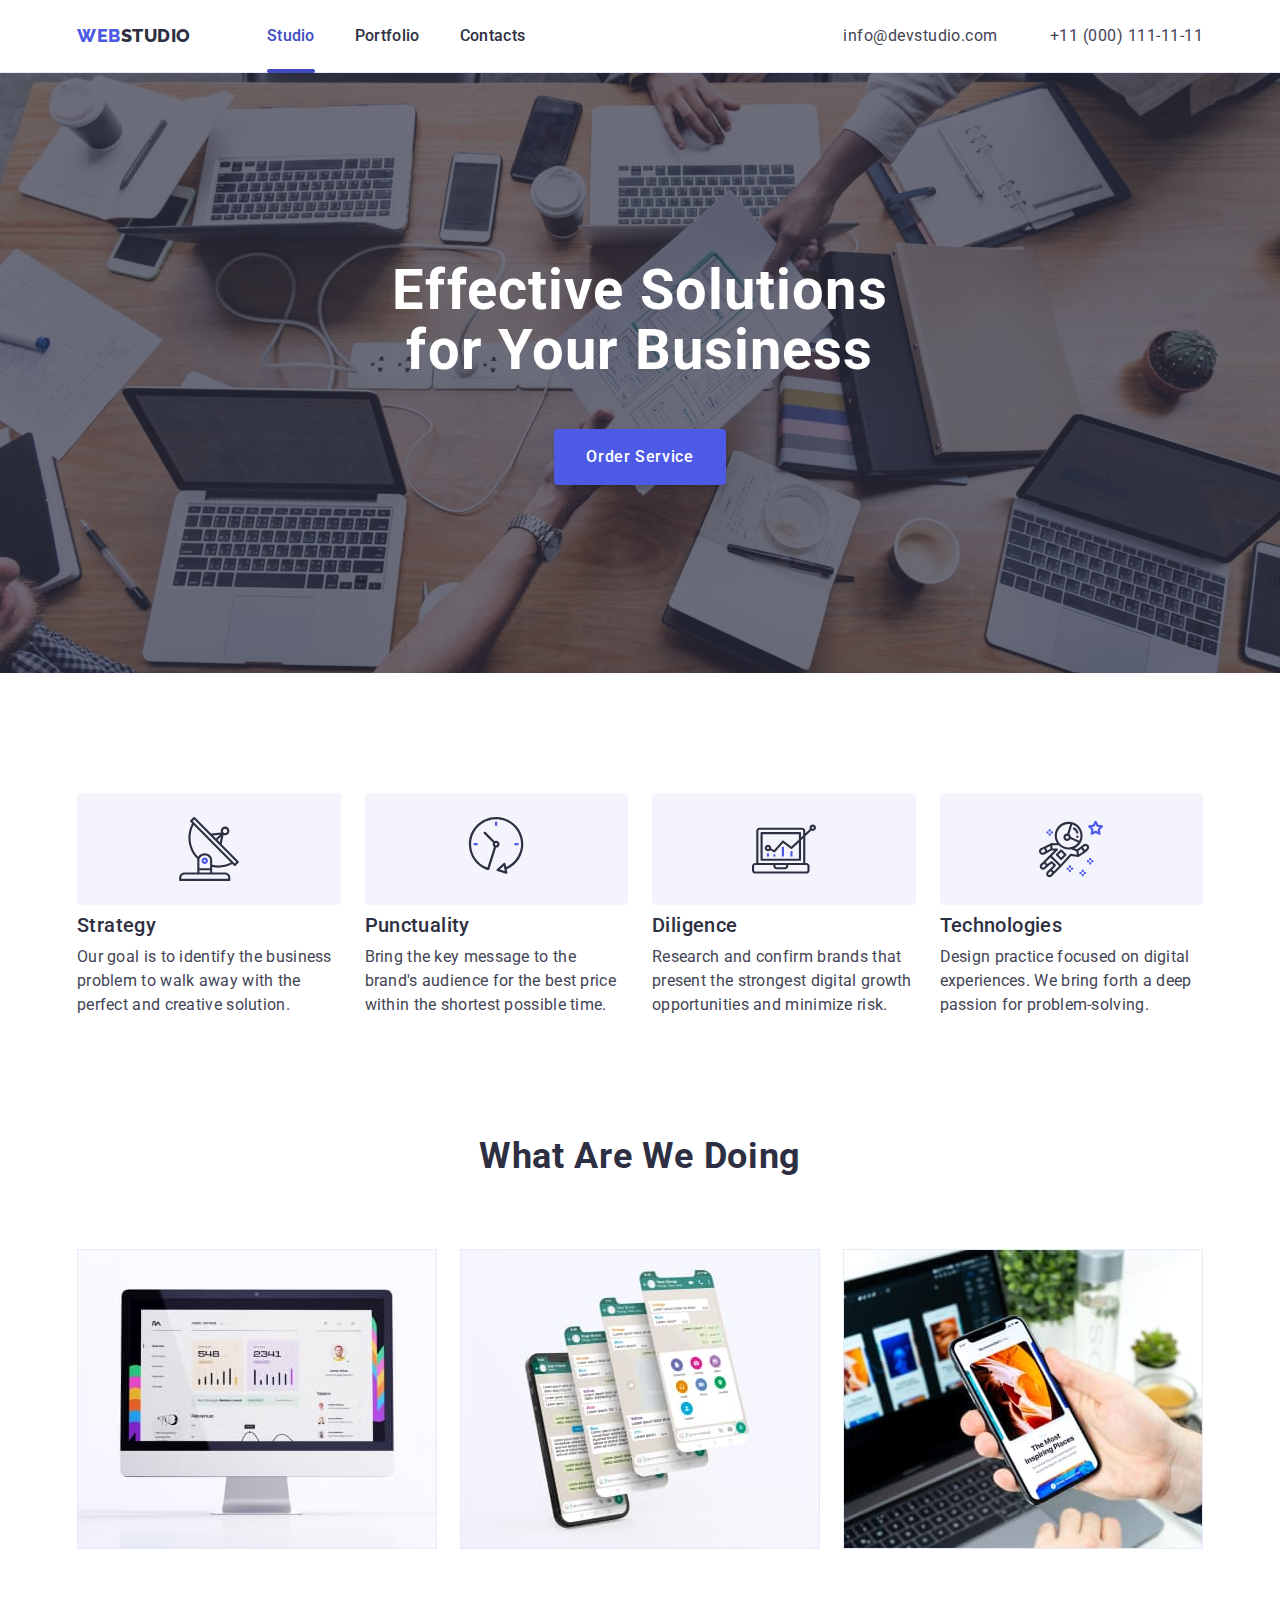
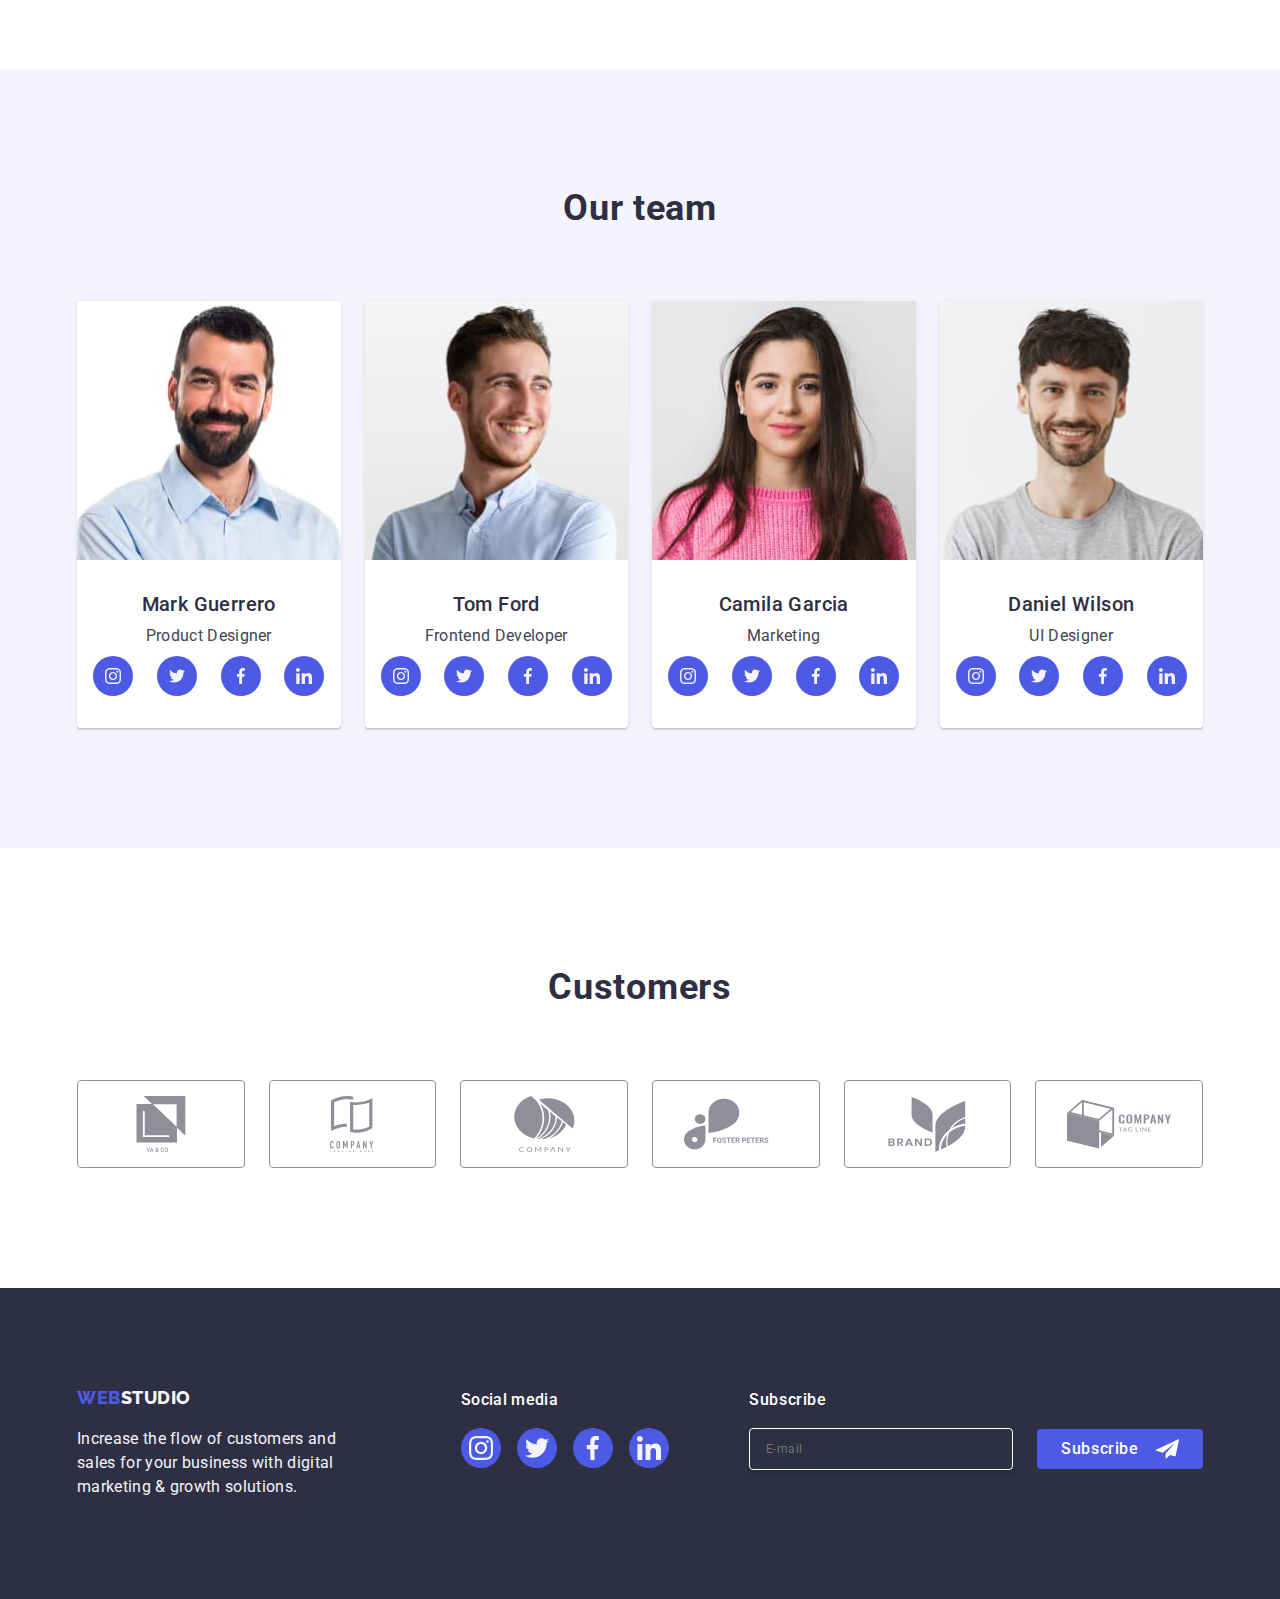
<file: index.html>
<!DOCTYPE html>
    <html lang="en">
    <head>
        <meta charset="UTF-8">
        <meta name="viewport" content="width=device-width, initial-scale=1.0">
        <title>Document</title>
        <link rel="stylesheet" href="https://cdnjs.cloudflare.com/ajax/libs/modern-normalize/2.0.0/modern-normalize.min.css" integrity="sha512-4xo8blKMVCiXpTaLzQSLSw3KFOVPWhm/TRtuPVc4WG6kUgjH6J03IBuG7JZPkcWMxJ5huwaBpOpnwYElP/m6wg==" crossorigin="anonymous" referrerpolicy="no-referrer">
        <link rel="stylesheet" href="./css/normalase.css">
        <link rel="stylesheet" href="./css/styles.css">
        <link rel="preconnect" href="https://fonts.googleapis.com">
    <link rel="preconnect" href="https://fonts.gstatic.com" crossorigin>
    <link href="https://fonts.googleapis.com/css2?family=Raleway:wght@800&family=Roboto:wght@400;500;700;900&display=swap" rel="stylesheet">
    </head>
    <body>
    <header class="headr">
        <div class="container">
            <div class="headr_mobile">
                <a class="logo" href="./index.html"><span class="web">WEB</span>STUDIO</a>
                <button class="open_menu js-open-menu"  type="button"> <svg class="menu_icon" width="32" height="22">
                    <use  href="./images/sprite2.svg#icon-menu"></use>
                </svg></button>
            </div>
            <div class="mobile_navigation js-menu-container">
                <button  class="close_menu js-close-menu" type="button">
                    <svg class="modal_button_close" width="8" height="8">
                        <use href="./images/sprite2.svg#icon-close"></use>
                    </svg>
                </button>
                <ul class="navigation_list_mob">
                    <li class="nav_item_mob"><a class="nav_link_mob act-page-mob" href="./index.html">Studio</a></li>
                    <li class="nav_item_mob"><a class="nav_link_mob" href="./portfolio.html">Portfolio</a></li>
                    <li class="nav_item_mob"><a class="nav_link_mob" href="">Contacts</a></li>
                </ul>
                <ul class="contacts_mob">
                    <li class="contacts_item_mob"> <a class=" mob-tel" href="tel:+110001111111">+11 (000) 111-11-11</a></li>
                    <li class="contacts_item_mob"><a class=" mob-mail" href="mailto:info@devstudio.com">info@devstudio.com</a></li>
                    <li>
                    <ul class="our-team_links_mob">
                        <li>
                            <a class="our-team_link" href="">
                                <svg class="footr_svg" width="16" height="16">
                                    <use href="./images/sprite2.svg#icon-instagram"></use>
                                </svg>
                            </a>
                        </li>
                        <li>
                            <a class="our-team_link" href="">
                                <svg class="footr_svg" width="16" height="16">
                                    <use href="./images/sprite2.svg#icon-twitter"></use>
                                </svg>
                            </a>
                        </li>
                        <li>
                            <a class="our-team_link" href="">
                                <svg class="footr_svg" width="16" height="16">
                                    <use href="./images/sprite2.svg#icon-facebook"></use>
                                </svg>
                            </a>
                        </li>
                        <li>
                            <a class="our-team_link" href="">
                                <svg class="footr_svg" width="16" height="16">
                                    <use href="./images/sprite2.svg#icon-linkedin"></use>
                                </svg>
                            </a>
                        </li>
                    </ul>
                    </li>
                </ul>

            </div>
        <nav class="navigation">
            <a class="logo" href="/index.html"><span class="web">WEB</span>STUDIO</a>
            <ul class="navigation_list" >
                <li class="nav_item"><a class="nav_link act-page" href="./index.html">Studio</a></li>
                <li class="nav_item"><a class="nav_link" href="./portfolio.html">Portfolio</a></li>
                <li class="nav_item"><a class="nav_link" href="">Contacts</a></li>
            </ul>
            <ul class="contacts">
                <li class="contacts_item"><a class="contacts_link" href="mailto:info@devstudio.com">info@devstudio.com</a></li>
                <li class="contacts_item"><a class="contacts_link" href="tel:+110001111111">+11 (000) 111-11-11</a></li>
            </ul>
        </nav>
        </div>
    </header>
    <main>
        <!--Hero-->
        <section class="hero">
            <div class="container">
            <h1 class="hero_title">Effective Solutions for Your Business</h1>
            <button  data-modal-open class="hero_button " type="button">Order Service</button>
            </div>
            <div  data-modal class="backdrop is-hidden ">
                <div class="modal">
                    <button data-modal-close class="modal_button" type="button">
                        <svg  class="modal_button_close"   width="8" height="8">
                            <use href="./images/sprite2.svg#icon-close"></use>
                        </svg>
                    </button>
                    <div class="form_box">
                    <b class="form_title">Leave your contacts and we will call you back</b>
                    <form>
                       <label class="form_label">Name
                        <input class="form_input" type="text" name="nikname">
                        <svg class="form_icon" width="12" height="12">
                            <use href="./images/sprite2.svg#icon-human"></use>
                        </svg>
                       </label>
                    <label class="form_label" >Phone
                        <input class="form_input" type="text" name="nikname">
                        <svg class="form_icon" width="12" height="12">
                            <use href="./images/sprite2.svg#icon-call"></use>
                        </svg>
                    </label>
                    <label class="form_label" >Email
                        <input class="form_input" type="email" name="mail">
                        <svg class="form_icon" width="15" height="12">
                            <use href="./images/sprite2.svg#icon-email"></use>
                        </svg>
                    </label>
                    <label class="form_label" >Comment
                        <textarea class="form_textarea"  name="coments" placeholder="Text input"></textarea>
                        
                    </label>
                     <label class="label_chek" >
                       <input class="chek visually-hidden" type="checkbox">
                       <span class="check-area"></span>
                    I accept the terms and conditions of the  
                        <a href=""  class="chek_link">Privacy Policy</a>
                    </label>
                    <button type="submit" class="form_subm">Send</button>
                    </form>
                    </div>
                </div>

            </div>
        </section>
        <!--our + -->
        <section class="advantage">
            <div class="container">
            <h2 class="visually-hidden">Pluses</h2>
            <ul class="pluses">
                <li class="pluses_item">
                    <div class="pluses_picture">
                        <svg width="64" height="64">
                            <use href="./images/sprite2.svg#icon-plate"></use>
                        </svg>
                    </div>
                    <h3 class="advantage_title">Strategy</h3>
                    <p class="advantage_text" >Our goal is to identify the business
                        problem to walk away with the perfect and creative solution. </p>
                </li>
                <li class="pluses_item">
                    <div class="pluses_picture">
                        <svg width="64" height="64" >
                            <use  href="./images/sprite2.svg#icon-clock"></use>
                        </svg>
                    </div>
                    <h3 class="advantage_title">Punctuality</h3>
                    <p class="advantage_text">Bring the key message to the brand's audience for the best price within the shortest possible time. </p>
                </li>
                <li class="pluses_item">
                    <div class="pluses_picture">
                        <svg width="64" height="64">
                            <use href="./images/sprite2.svg#icon-diagram"></use>
                        </svg>
                    </div>
                    <h3 class="advantage_title">Diligence</h3>
                    <p class="advantage_text">Research and confirm brands that present the strongest digital growth opportunities and minimize risk. </p>
                </li>
                <li class="pluses_item">
                    <div class="pluses_picture">
                        <svg width="64" height="64">
                            <use href="./images/sprite2.svg#icon-astronaut"></use>
                        </svg>
                    </div>
                    <h3 class="advantage_title">Technologies</h3>
                    <p class="advantage_text">Design practice focused on digital experiences. We bring forth a deep passion for problem-solving. </p>
                </li>
            </ul>
            </div>
        </section>
        <!--  what are we doing-->
        <section class="our-job">
            <div class="container">
        <h2 class="our-job_title">What Are We Doing</h2>
        <ul class="our-job_list" >
            <li class="our-job_item"><img 
                srcset="./images/ourjob1@1x.jpg 1x, ./images/ourjob1@2x.jpg 2x" 
                src="./images/ourjob1@1x.jpg "
                alt="monitor"  width="360"></li>
            <li class="our-jo b_item"><img srcset="./images/ourjob2@1x.jpg 1x, ./images/ourjob2@2x.jpg 2x" src="./images/ourjob2@1x.jpg " alt="monitor"
                width="360"></li>
            <li class="our-job_item"><img srcset="./images/ourjob3@1x.jpg 1x, ./images/ourjob3@2x.jpg 2x" src="./images/ourjob3@1x.jpg " alt="monitor"
                width="360"></li>
        </ul>
            </div>
        </section>
    <!-- Our team-->
        <section class="our-team">
            <div class="container">
            <h2 class="our-team_title">Our team</h2>
            <ul class="our-team_list" >
                <li class="our-team_card">
                    <img srcset="./images/impl1@1x.jpg 1x, ./images/impl1@2x.jpg 2x" src="./images/impl1@1x.jpg" alt="man">
                    <h3 class="our-team_titles">Mark Guerrero</h3>
                    <p class="our-team_text">
                        Product Designer
                    </p>
                    <ul class="our-team_links" >
                        <li>
                        <a class="our-team_link" href="">
                            <svg class="footr_svg" width="16" height="16">
                                <use href="./images/sprite2.svg#icon-instagram"></use>
                            </svg>
                        </a>
                        </li>
                        <li>
                        <a class="our-team_link" href="">
                            <svg class="footr_svg" width="16" height="16">
                                <use href="./images/sprite2.svg#icon-twitter"></use>
                            </svg>
                        </a>
                    </li>
                    <li>
                        <a class="our-team_link" href="">
                            <svg class="footr_svg" width="16" height="16">
                                <use href="./images/sprite2.svg#icon-facebook"></use>
                            </svg>
                        </a>
                    </li>
                    <li>
                        <a class="our-team_link" href="">
                            <svg class="footr_svg" width="16" height="16">
                                <use href="./images/sprite2.svg#icon-linkedin"></use>
                            </svg>
                        </a>
                    </li>
                    </ul>
                </li>
                <li class="our-team_card">
                    <img srcset="./images/impl2@1x.jpg 1x, ./images/impl2@2x.jpg 2x" src="./images/impl2@1x.jpg" alt="man">
                    <h3 class="our-team_titles">Tom Ford</h3>
                    <p class="our-team_text">
                        Frontend Developer
                    </p>
                <ul class="our-team_links">
                    <li>
                        <a class="our-team_link" href="">
                            <svg class="footr_svg" width="16" height="16">
                                <use href="./images/sprite2.svg#icon-instagram"></use>
                            </svg>
                        </a>
                    </li>
                    <li>
                        <a class="our-team_link" href="">
                            <svg class="footr_svg" width="16" height="16">
                                <use href="./images/sprite2.svg#icon-twitter"></use>
                            </svg>
                        </a>
                    </li>
                    <li>
                        <a class="our-team_link" href="">
                            <svg class="footr_svg" width="16" height="16">
                                <use href="./images/sprite2.svg#icon-facebook"></use>
                            </svg>
                        </a>
                    </li>
                    <li>
                        <a class="our-team_link" href="">
                            <svg class="footr_svg" width="16" height="16">
                                <use href="./images/sprite2.svg#icon-linkedin"></use>
                            </svg>
                        </a>
                    </li>
                </ul>
                </li>
                <li class="our-team_card">
                    <img  srcset="./images/impl3@1x.jpg 1x, ./images/impl3@2x.jpg 2x" src="./images/impl3@1x.jpg" alt="woman">
                    <h3 class="our-team_titles">Camila Garcia</h3>
                    <p class="our-team_text">
                        Marketing
                    </p>
                <ul class="our-team_links">
                    <li>
                        <a class="our-team_link" href="">
                            <svg class="footr_svg" width="16" height="16">
                                <use href="./images/sprite2.svg#icon-instagram"></use>
                            </svg>
                        </a>
                    </li>
                    <li>
                        <a class="our-team_link" href="">
                            <svg class="footr_svg" width="16" height="16">
                                <use href="./images/sprite2.svg#icon-twitter"></use>
                            </svg>
                        </a>
                    </li>
                    <li>
                        <a class="our-team_link" href="">
                            <svg class="footr_svg" width="16" height="16">
                                <use href="./images/sprite2.svg#icon-facebook"></use>
                            </svg>
                        </a>
                    </li>
                    <li>
                        <a class="our-team_link" href="">
                            <svg class="footr_svg" width="16" height="16">
                                <use href="./images/sprite2.svg#icon-linkedin"></use>
                            </svg>
                        </a>
                    </li>
                </ul>
                </li>
                <li class="our-team_card">
                    <img srcset="./images/impl4@1x.jpg 1x, ./images/impl4@2x.jpg 2x" src="./images/impl4@1x.jpg" alt="man">
                    <h3 class="our-team_titles">Daniel Wilson</h3>
                    <p class="our-team_text">
                        UI Designer
                    </p>
                <ul class="our-team_links">
                    <li>
                        <a class="our-team_link" href="">
                            <svg class="footr_svg" width="16" height="16">
                                <use href="./images/sprite2.svg#icon-instagram"></use>
                            </svg>
                        </a>
                    </li>
                    <li>
                        <a class="our-team_link" href="">
                            <svg class="footr_svg" width="16" height="16">
                                <use href="./images/sprite2.svg#icon-twitter"></use>
                            </svg>
                        </a>
                    </li>
                    <li>
                        <a class="our-team_link" href="">
                            <svg class="footr_svg" width="16" height="16">
                                <use href="./images/sprite2.svg#icon-facebook"></use>
                            </svg>
                        </a>
                    </li>
                    <li>
                        <a class="our-team_link" href="">
                            <svg class="footr_svg"  width="16" height="16">
                                <use href="./images/sprite2.svg#icon-linkedin"></use>
                            </svg>
                        </a>
                    </li>
                </ul>
                </li>
            </ul>
            </div>
        </section>
        <section class="customers">
            <div class="container">
            <h2 class="customers_title">Customers</h2>
            <ul class="customers_list">
                    <li class="customers_item">
                        <a href="" class="customers_link">
                            <svg class="customers_svg" width="104" height="56">
                            <use href="./images/sprite2.svg#icon-1"></use>
                            </svg>
                    </a>
                        
                    </li>
                    <li class="customers_item">
                        <a class="customers_link" href="">
                            <svg class="customers_svg"  width="104" height="56">
                                <use href="./images/sprite2.svg#icon-2"></use>
                            </svg>
                        </a>
                    </li>
                    <li class="customers_item">
                        <a href="" class="customers_link">
                            <svg class="customers_svg" width="104" height="56">
                                <use href="./images/sprite2.svg#icon-3"></use>
                            </svg>
                        </a>
                    </li>
                    <li class="customers_item">
                        <a href="" class="customers_link">
                            <svg class="customers_svg" width="104" height="56">
                                <use href="./images/sprite2.svg#icon-4"></use>
                            </svg>
                        </a>
                    </li>
                    <li class="customers_item">
                        <a href="" class="customers_link">
                            <svg class="customers_svg" width="104" height="56">
                                <use href="./images/sprite2.svg#icon-5"></use>
                            </svg>
                        </a>
                    </li>
                    <li class="customers_item">
                        <a href="" class="customers_link">
                            <svg class="customers_svg" width="104" height="56">
                                <use href="./images/sprite2.svg#icon-6"></use>
                            </svg>
                        </a>
                    </li>
            </ul>
            </div>
        </section>

    </main>
    <footer class="footr">
        <div class="container">
            <div  class="logo_box">
        <a class="logo log_footer" href="./index.html"><span class="web">WEB</span>STUDIO</a>
        <p class="footr_text">
            Increase the flow of customers and sales for your business with digital marketing & growth solutions.
        </p>
            </div>
        <div class="networks">
            <h3 class="networks_title">Social media</h3>
            <ul class="networks_list">
                <li class="networks_item">
                    <a class="our-team_link" href="">
                        <svg class="footr_svg" width="24" height="24">
                            <use href="./images/sprite2.svg#icon-instagram"></use>
                        </svg>
                    </a>
                </li>
                <li class="networks_item">
                    <a class="our-team_link" href="">
                        <svg class="footr_svg" width="24" height="24">
                            <use href="./images/sprite2.svg#icon-twitter"></use>
                        </svg>
                    </a>
                </li>
                <li class="networks_item">
                    <a class="our-team_link" href="">
                        <svg class="footr_svg" width="24" height="24">
                            <use href="./images/sprite2.svg#icon-facebook"></use>
                        </svg>
                    </a>
                </li>
                <li class="networks_item">
                    <a class="our-team_link" href="">
                        <svg class="footr_svg" width="24" height="24">
                            <use href="./images/sprite2.svg#icon-linkedin"></use>
                        </svg>
                    </a>
                </li>
            </ul>
        </div>
        <div class="sub">
            <h3 class="sub_title">Subscribe</h3>
            <form class="sub_form" >
                <label class="sub_label">
                    <input class="sub_input" type="email" name="email" placeholder="E-mail" >
                </label>
                <button class="sub_button" type="submit"> Subscribe <svg class="sub_icon" width="24" height="24">
                    <use   href="./images/sprite2.svg#icon-send"></use>
                </svg></button>
            </form>
            
        </div>
        </div>
    </footer>

    <script src="./js/modal.js"></script>
        <script src="./js/mobile-menu.js"></script>
    </body>
    </html>
</file>
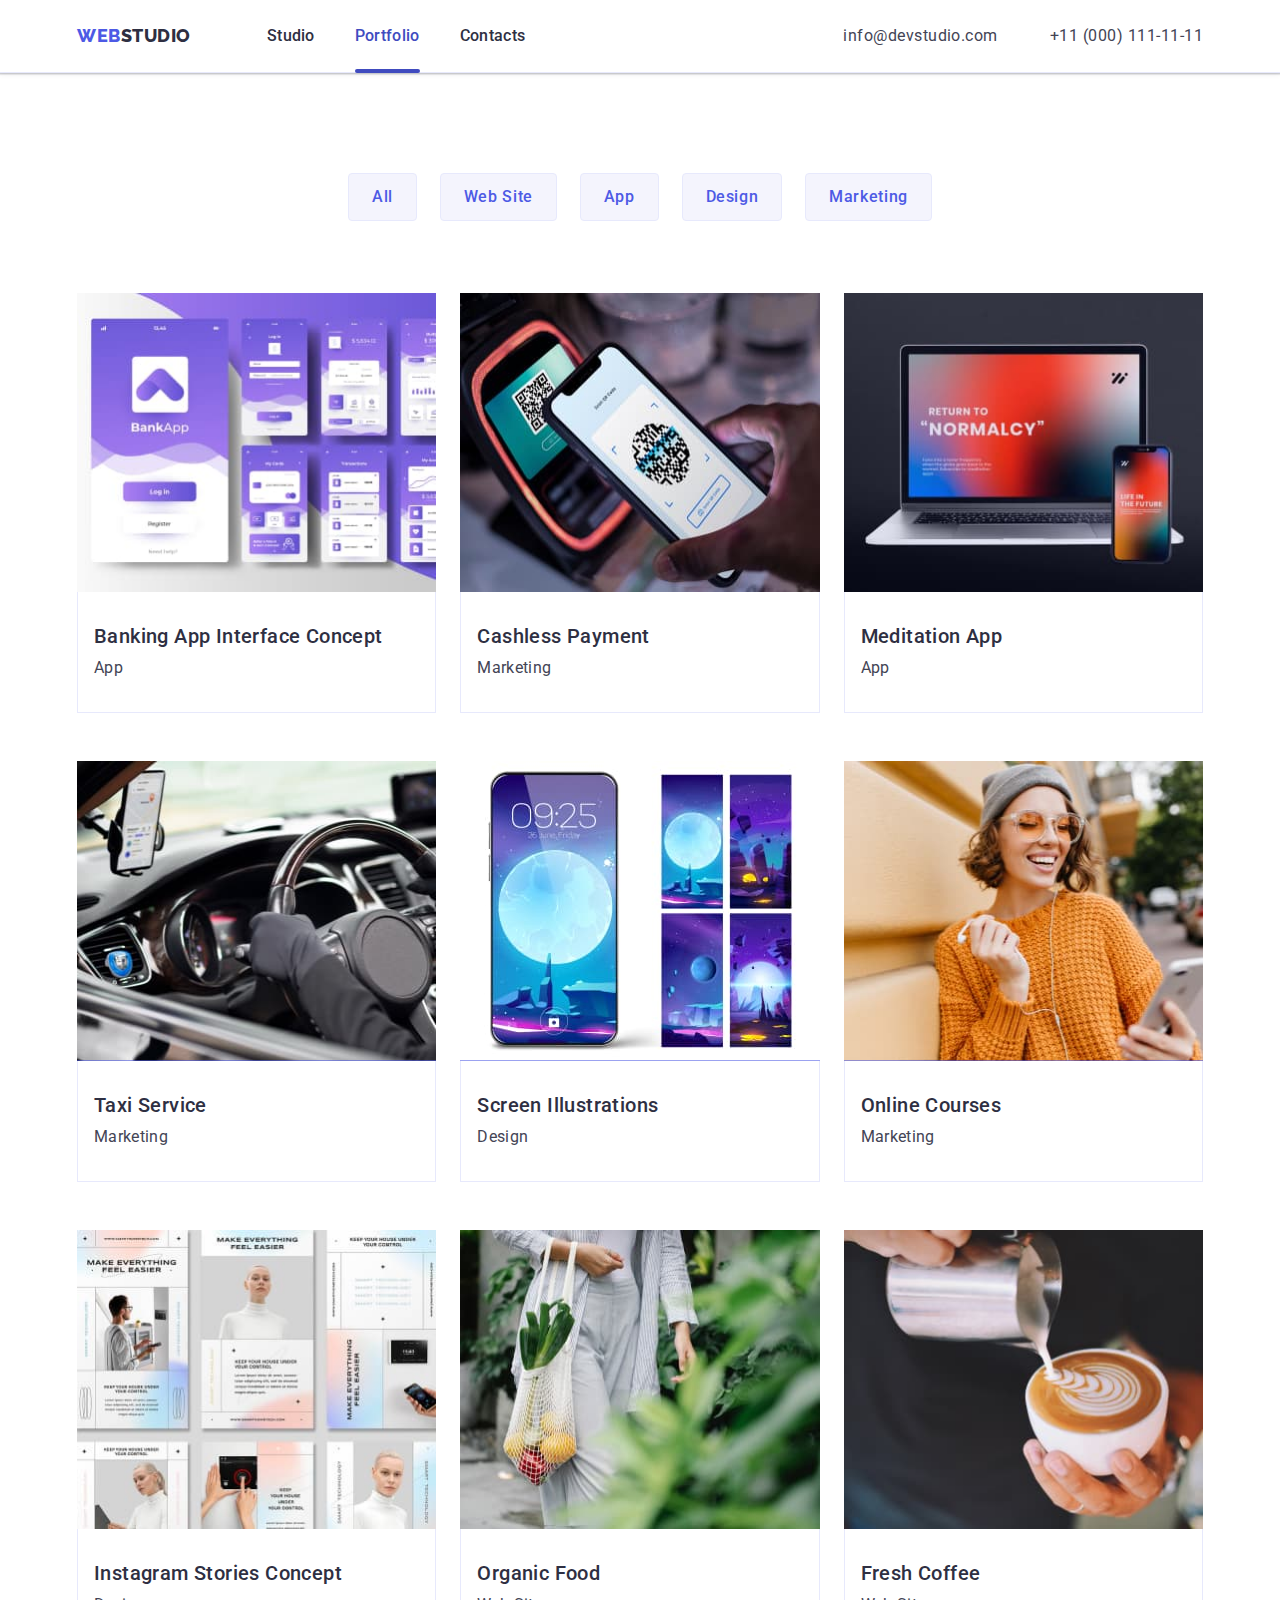
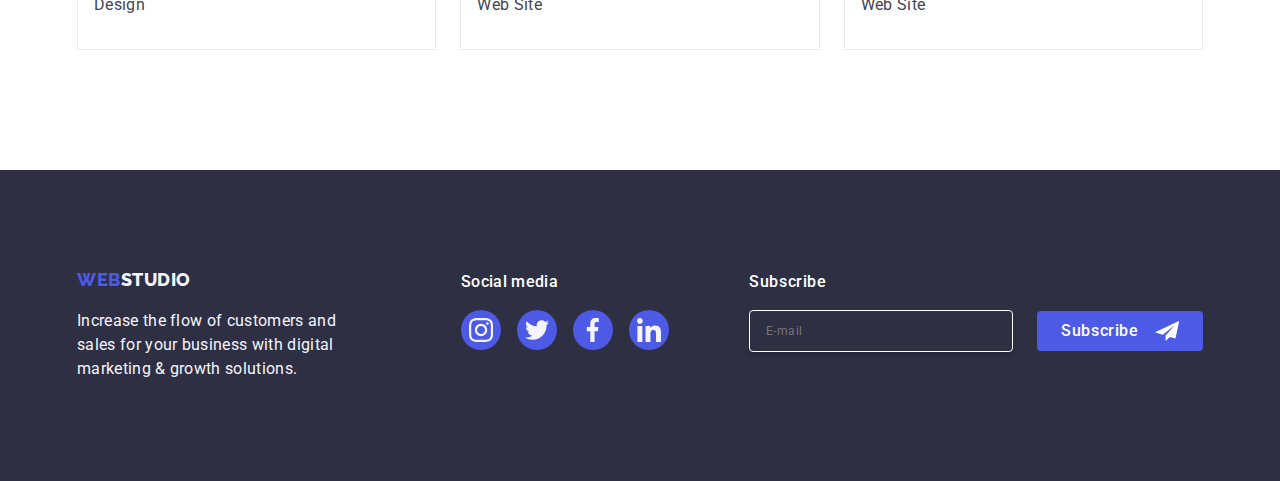
<file: portfolio.html>
<!DOCTYPE html>
<html lang="en">
<head>
    <meta charset="UTF-8">
    <meta name="viewport" content="width=device-width, initial-scale=1.0">
    <title>Document</title>
    <link rel="stylesheet" href="https://cdnjs.cloudflare.com/ajax/libs/modern-normalize/2.0.0/modern-normalize.min.css" integrity="sha512-4xo8blKMVCiXpTaLzQSLSw3KFOVPWhm/TRtuPVc4WG6kUgjH6J03IBuG7JZPkcWMxJ5huwaBpOpnwYElP/m6wg==" crossorigin="anonymous" referrerpolicy="no-referrer">
    <link rel="stylesheet" href="./css/normalase.css">
    <link rel="stylesheet" href="./css/styles.css">
    <link rel="preconnect" href="https://fonts.googleapis.com">
<link rel="preconnect" href="https://fonts.gstatic.com" crossorigin>
<link href="https://fonts.googleapis.com/css2?family=Raleway:wght@800&family=Roboto:wght@400;500;700;900&display=swap" rel="stylesheet">
</head>
<body>
    <header class="headr">
        <div class="container">
            <div class="headr_mobile">
                <a class="logo" href="./index.html"><span class="web">WEB</span>STUDIO</a>
                <button class="open_menu js-open-menu" type="button"> <svg class="menu_icon" width="32" height="22">
                        <use href="./images/sprite2.svg#icon-menu"></use>
                    </svg></button>
            </div>
            <div class="mobile_navigation js-menu-container">
                <button class="close_menu js-close-menu" type="button">
                    <svg class="modal_button_close" width="8" height="8">
                        <use href="./images/sprite2.svg#icon-close"></use>
                    </svg>
                </button>
                <ul class="navigation_list_mob">
                    <li class="nav_item_mob"><a class="nav_link_mob " href="./index.html">Studio</a></li>
                    <li class="nav_item_mob"><a class="nav_link_mob act-page-mob" href="./portfolio.html">Portfolio</a></li>
                    <li class="nav_item_mob"><a class="nav_link_mob" href="">Contacts</a></li>
                </ul>
                <ul class="contacts_mob">
                    <li class="contacts_item_mob"> <a class=" mob-tel" href="tel:+110001111111">+11 (000) 111-11-11</a></li>
                    <li class="contacts_item_mob"><a class=" mob-mail"
                            href="mailto:info@devstudio.com">info@devstudio.com</a></li>
                    <li>
                        <ul class="our-team_links_mob">
                            <li>
                                <a class="our-team_link" href="">
                                    <svg class="footr_svg" width="16" height="16">
                                        <use href="./images/sprite2.svg#icon-instagram"></use>
                                    </svg>
                                </a>
                            </li>
                            <li>
                                <a class="our-team_link" href="">
                                    <svg class="footr_svg" width="16" height="16">
                                        <use href="./images/sprite2.svg#icon-twitter"></use>
                                    </svg>
                                </a>
                            </li>
                            <li>
                                <a class="our-team_link" href="">
                                    <svg class="footr_svg" width="16" height="16">
                                        <use href="./images/sprite2.svg#icon-facebook"></use>
                                    </svg>
                                </a>
                            </li>
                            <li>
                                <a class="our-team_link" href="">
                                    <svg class="footr_svg" width="16" height="16">
                                        <use href="./images/sprite2.svg#icon-linkedin"></use>
                                    </svg>
                                </a>
                            </li>
                        </ul>
                    </li>
                </ul>
    
            </div>
            <nav class="navigation">
                <a class="logo" href="./index.html"><span class="web">WEB</span>STUDIO</a>
                <ul class="navigation_list">
                    <li class="nav_item"><a class="nav_link " href="./index.html">Studio</a></li>
                    <li class="nav_item"><a class="nav_link act-page" href="./portfolio.html">Portfolio</a></li>
                    <li class="nav_item"><a class="nav_link" href="">Contacts</a></li>
                </ul>
                <ul class="contacts">
                    <li class="contacts_item"><a class="contacts_link"
                            href="mailto:info@devstudio.com">info@devstudio.com</a></li>
                    <li class="contacts_item"><a class="contacts_link" href="tel:+110001111111">+11 (000) 111-11-11</a></li>
                </ul>
            </nav>
        </div>
    </header>
    <section class="portf">
        <div class="container">
            <h1 class="visually-hidden">categories</h1>
        <ul class="portf_buttons">
            <li class="portf_buttons-item"><button type="button" class="portf_button">All</button></li>
            <li class="portf_buttons-item"><button type="button" class="portf_button">Web Site</button></li>
            <li class="portf_buttons-item"><button type="button" class="portf_button">App</button></li>
            <li class="portf_buttons-item"><button type="button" class="portf_button">Design</button></li>
            <li class="portf_buttons-item" ><button type="button" class="portf_button">Marketing</button></li>
        </ul>
        <ul class="portf_list">
            <li class="portf_card">
                <div class="overlay_img"><img srcset="./images/portfolio1@1x.jpg 1x, ./images/portfolio1@2x.jpg 2x" src="./images/portfolio1@1x" alt="app" width="360"> <div class="overlay">
                   <p class="overlay_text">14 Stylish and User-Friendly App Design Concepts · Task Manager App · Calorie Tracker App · Exotic Fruit Ecommerce App ·
                        
                    Cloud Storage App</p> 
                </div> </div>
                <div class="card-box"><h2 class="portf_title">Banking App Interface Concept</h2><p class="portf_text">App</p> </div>
                
            </li>
            <li class="portf_card"><div class="overlay_img"><img srcset="./images/portfolio2@1x.jpg 1x, ./images/portfolio2@2x.jpg 2x" src="./images/portfolio2@1x" alt="app" width="360">
                <div class="overlay">
                    <p class="overlay_text">14 Stylish and User-Friendly App Design Concepts · Task Manager App · Calorie Tracker
                        App · Exotic Fruit Ecommerce App ·
            
                        Cloud Storage App</p>
                </div>
            </div>
                <div class="card-box"><h2 class="portf_title">Cashless Payment</h2><p class="portf_text">Marketing</p> </div></li>
            <li class="portf_card"><div class="overlay_img"><img  srcset="./images/portfolio3@1x.jpg 1x, ./images/portfolio3@2x.jpg 2x" src="./images/portfolio3@1x" alt="app" width="360">
                <div class="overlay">
                    <p class="overlay_text">14 Stylish and User-Friendly App Design Concepts · Task Manager App · Calorie Tracker
                        App · Exotic Fruit Ecommerce App ·
            
                        Cloud Storage App</p>
                </div>
            </div>
                <div class="card-box"><h2 class="portf_title">Meditation App</h2><p class="portf_text">App</p> </div></li>
            <li class="portf_card"><div class="overlay_img"><img srcset="./images/portfolio4@1x.jpg 1x, ./images/portfolio4@2x.jpg 2x" src="./images/portfolio4@1x" alt="app" width="360">
                <div class="overlay">
                    <p class="overlay_text">14 Stylish and User-Friendly App Design Concepts · Task Manager App · Calorie Tracker
                        App · Exotic Fruit Ecommerce App ·
            
                        Cloud Storage App</p>
                </div>
            </div>
                 <div class="card-box"><h2 class="portf_title">Taxi Service</h2><p class="portf_text">Marketing</p> </div></li>
            <li class="portf_card"><div class="overlay_img"><img srcset="./images/portfolio5@1x.jpg 1x, ./images/portfolio5@2x.jpg 2x" src="./images/portfolio5@1x" alt="app" width="360">
                <div class="overlay">
                    <p class="overlay_text">14 Stylish and User-Friendly App Design Concepts · Task Manager App · Calorie Tracker
                        App · Exotic Fruit Ecommerce App ·
            
                        Cloud Storage App</p>
                </div>
            </div>
                <div class="card-box"><h2 class="portf_title">Screen Illustrations</h2><p class="portf_text">Design</p> </div></li>
            <li class="portf_card"><div class="overlay_img"><img srcset="./images/portfolio6@1x.jpg 1x, ./images/portfolio6@2x.jpg 2x" src="./images/portfolio6@1x" alt="app" width="360">
                <div class="overlay">
                    <p class="overlay_text">14 Stylish and User-Friendly App Design Concepts · Task Manager App · Calorie Tracker
                        App · Exotic Fruit Ecommerce App ·
            
                        Cloud Storage App</p>
                </div>
            </div>
                <div class="card-box"><h2 class="portf_title">Online Courses</h2><p class="portf_text">Marketing</p> </div></li>
            <li class="portf_card"><div class="overlay_img"><img srcset="./images/portfolio7@1x.jpg 1x, ./images/portfolio7@2x.jpg 2x" src="./images/portfolio7@1x" alt="app" width="360">
                <div class="overlay">
                    <p class="overlay_text">14 Stylish and User-Friendly App Design Concepts · Task Manager App · Calorie Tracker
                        App · Exotic Fruit Ecommerce App ·
            
                        Cloud Storage App</p>
                </div>
            </div>
                <div class="card-box"><h2 class="portf_title">Instagram Stories Concept</h2><p class="portf_text">Design</p> </div></li>
            <li class="portf_card"><div class="overlay_img"><img srcset="./images/portfolio8@1x.jpg 1x, ./images/portfolio8@2x.jpg 2x" src="./images/portfolio8@1x" alt="app" width="360">
                <div class="overlay">
                    <p class="overlay_text">14 Stylish and User-Friendly App Design Concepts · Task Manager App · Calorie Tracker
                        App · Exotic Fruit Ecommerce App ·
            
                        Cloud Storage App</p>
                </div>
            </div>
                <div class="card-box"><h2 class="portf_title">Organic Food</h2><p class="portf_text">Web Site</p > </div></li>
            <li class="portf_card"><div class="overlay_img"><img srcset="./images/portfolio9@1x.jpg 1x, ./images/portfolio9@2x.jpg 2x" src="./images/portfolio9@1x" alt="app" width="360">
                <div class="overlay">
                    <p class="overlay_text">14 Stylish and User-Friendly App Design Concepts · Task Manager App · Calorie Tracker
                        App · Exotic Fruit Ecommerce App ·
            
                        Cloud Storage App</p>
                </div>
            </div>
                 <div class="card-box"><h2 class="portf_title">Fresh Coffee</h2><p class="portf_text">Web Site</p > </div></li>
        </ul>
        </div>
    </section>
<footer class="footr">
    <div class="container">
        <div class="logo_box">
            <a class="logo log_footer" href="./index.html"><span class="web">WEB</span>STUDIO</a>
            <p class="footr_text">
                Increase the flow of customers and sales for your business with digital marketing & growth solutions.
            </p>
        </div>
        <div class="networks">
            <h3 class="networks_title">Social media</h3>
            <ul class="networks_list">
                <li class="networks_item">
                    <a class="our-team_link" href="">
                        <svg class="footr_svg" width="24" height="24">
                            <use href="./images/sprite2.svg#icon-instagram"></use>
                        </svg>
                    </a>
                </li>
                <li class="networks_item">
                    <a class="our-team_link" href="">
                        <svg class="footr_svg" width="24" height="24">
                            <use href="./images/sprite2.svg#icon-twitter"></use>
                        </svg>
                    </a>
                </li>
                <li class="networks_item">
                    <a class="our-team_link" href="">
                        <svg class="footr_svg" width="24" height="24">
                            <use href="./images/sprite2.svg#icon-facebook"></use>
                        </svg>
                    </a>
                </li>
                <li class="networks_item">
                    <a class="our-team_link" href="">
                        <svg class="footr_svg" width="24" height="24">
                            <use href="./images/sprite2.svg#icon-linkedin"></use>
                        </svg>
                    </a>
                </li>
            </ul>
        </div>
        <div class="sub">
            <h3 class="sub_title">Subscribe</h3>
            <form class="sub_form">
                <label class="sub_label">
                    <input class="sub_input" type="email" name="email" placeholder="E-mail">
                </label>
                <button class="sub_button" type="submit"> Subscribe <svg class="sub_icon" width="24" height="24">
                        <use href="./images/sprite2.svg#icon-send"></use>
                    </svg></button>
            </form>

        </div>
    </div>
</footer>
<script src="./js/mobile-menu.js"></script>
</body>
</html>
</file>
<file: css/styles.css>
*,
*::before,
*::after {
    box-sizing: border-box;
}
:root{
    --main-font: 'Roboto';
    --secondary-font: 'Raleway';
    --main-background:#ffffff;
    --sec-background:#2E2F42;
    --sup-background:#4D5AE5;
    --teem-background:#F4F4FD;
    --main-color:#2E2F42;
    --sec-color:#434455;
    --hover-btn-color:#404BBF;
    --btn-color:#E7E9FC;
    --icon-color:#8E8F99;
}
h1,h2,h3,h4,h5,h6,p{
    margin: 0;
    padding: 0;
}
img{
    width: 100%;
    display: block;
}
.backdrop{
transition-property: transform, opacity, visibility;
    transition-duration: 250ms;
    transition-timing-function: cubic-bezier(0.4, 0, 0.2, 1);
}
.headr_mobile{
    display: flex;
    justify-content: space-between;
    align-items: center;
    padding: 24px 16px;
}
.open_menu{
    padding: 0;
    border: none;
    background-color: var(--main-background);
}
.backdrop.is-hidden {
    transform: scale(0.7);
    opacity: 0;
    pointer-events: none;
    visibility: hidden;
   
}

.container {
    max-width:428px;
        padding-left:16px;
        padding-right:16px;
        margin-left: auto;
        margin-right: auto;
}
.visually-hidden {
    position: absolute;
    width: 1px;
    height: 1px;
    margin: -1px;
    border: 0;
    padding: 0;
    white-space: nowrap;
    clip-path: inset(100%);
    clip: rect(0 0 0 0);
    overflow: hidden;
    }
body{
    font-family:var(--main-font), sans-serif;
    color: var(--main-color);
    
}
a{
    padding: 0 ;
    text-decoration:none;
    display: block;
}
ul{
    list-style-type: none;
    margin: 0;
    padding: 0;
}
.headr{
    background-color: var(--main-background);
    border-bottom: 1px solid var(--btn-color);
    box-shadow: 0px 1px 6px 0px rgba(46, 47, 66, 0.08), 0px 1px 1px 0px rgba(46, 47, 66, 0.16), 0px 2px 1px 0px rgba(46, 47, 66, 0.08);
}

.mobile_navigation{
    z-index: 100;
display: none;
position: fixed;
background-color: var(--main-background);
width: 100%;
height: 100vh;
top: 0;
left: 0;
padding: 80px 35px 40px 40px;
}
.is-open{
    display: block;
}
.menu_icon{
    fill: black;
}
.navigation{
    display: none;
    align-items: center;
}
       
.navigation_list{
    display: flex;
    margin-left: 76px;
}
.nav_item:not(:last-child){
    margin-right: 40px;
}
.contacts{
    display: flex;
    gap: 12px;
    flex-direction: column;
    align-items: center;
    justify-content: center;
    padding: 0;
    margin-left: auto;
}

.logo{
    color: var(--main-color);
    font-family: Raleway;
    font-weight: 800;
    font-size: 18px;
    line-height:1.16;
    letter-spacing: 0.54px;
    text-transform: uppercase;
    
}
.web{
    color: var(--sup-background);
}

.nav_link{
    padding-top: 24px;
    padding-bottom: 24px;
    font-family: Roboto;
    color: var(--main-color);
    font-weight: 500;
    font-size: 16px;
    line-height:1.5;
    letter-spacing: 0.32px;
    transition: color 250ms cubic-bezier(0.4, 0, 0.2, 1);
}
.nav_link:hover, .nav_link:focus{
    color: var(--sup-background);
}
.act-page{
    position: relative;
    color: var(--hover-btn-color);
}
.act-page::after{
    position: absolute;
    content: "";
    width: 100%;
    height: 4px;
    background-color:var(--hover-btn-color) ;
    border-radius: 2px;
    bottom:-1px;
    left: 0;

}
.contacts_link{
    font-family: Roboto;
    color: var(--sec-color);
    font-size: 12px;
    line-height:1.16;
    letter-spacing: 0.48px;
    transition: color 250ms cubic-bezier(0.4, 0, 0.2, 1);
}
.contacts_link:focus, .contacts_link:hover{
    color:var(--sup-background);
}
.hero{
    padding-top: 112px;
    padding-bottom: 112px;
    max-width: 100%;
    background-color: var(--sec-background);
    background-image: linear-gradient(rgba(46, 47, 66, 0.7),
                rgba(46, 47, 66, 0.7)), url(../images/Hero@1x.jpg);
                background-repeat: no-repeat;
                background-position: center;
                margin: 0 auto;
                @media (-webkit-min-device-pixel-ratio: 2),
                    (min-resolution: 192dpi) {
                    background-image: linear-gradient(rgba(46, 47, 66, 0.7),
                                rgba(46, 47, 66, 0.7)), url(../images/Hero@2x.jpg);
                    }
                
}

.hero_title{
    display: block;
    margin: 0 auto 72px auto;
    font-weight: 700;
    font-size: 36px;
    line-height:1.11;
    color: var(--main-background);
    letter-spacing: 0.72px;
    text-align: center;

}
.hero_button{
    display: block;
    padding: 16px 32px;
    margin: 0 auto;
background-color: var(--sup-background);
color: var(--main-background);
box-shadow: 0px 4px 4px 0px rgba(0, 0, 0, 0.15);
font-size: 16px;
font-weight: 500;
line-height: 1.5;
letter-spacing: 0.64px;
text-align: center;
cursor: pointer;
border: none;
border-radius: 4px;
transition: background-color 250ms cubic-bezier(0.4, 0, 0.2, 1);
}
.hero_button:hover, .hero_button:focus{
    background-color: var(--hover-btn-color);
}
.advantage .container{
   padding: 96px 16px;

}
.pluses_item{
    width:100%;
}
.pluses_item:not(:last-child){
    margin-bottom: 72px;
}
.pluses{
    display: flex;
    flex-direction: column;
    width: 100%;
}
.advantage_title{
    font-size: 36px;
    font-weight: 700;
    line-height:1.11;
    letter-spacing: 0.72px;
    margin-bottom: 8px;
    text-align: center;
}
.advantage_text{
    font-size: 16px;
    font-weight: 500;
    line-height:1.5;
    letter-spacing: 0.32px;
    color: var(--sec-color);
}
.our-job{
    display: none;
}

.our-job .container{
    padding-bottom: 120px;
}
.our-job_list{
    display: flex;
    justify-content: space-between;
}
.our-job_title{
    color: var(--sec-background);
    text-align: center;
    font-size: 36px;
    font-weight: 700;
    line-height:1.11;
    letter-spacing: 0.72px;
    text-transform: capitalize;
    margin-bottom: 72px;
}
.our-team .container{
    padding-top: 96px;
    padding-bottom: 96px;
}
.our-team{
    background-color: var(--teem-background);
}
.our-team_list{
    display: flex;
    flex-direction: column;
    justify-content: center;

}
.our-team_card:not(:last-child){
    margin-bottom: 72px;
}
.our-team_card{
    border-radius: 0px 0px 4px 4px;
    box-shadow: 0px 2px 1px 0px rgba(46, 47, 66, 0.08), 0px 1px 1px 0px rgba(46, 47, 66, 0.16), 0px 1px 6px 0px rgba(46, 47, 66, 0.08);
    background-color: var(--main-background);
    max-width: 264px;
    margin: 0 auto;
}
.our-team_title{
    color: var(--sec-background);
    font-size: 36px;
    font-weight: 700;
    line-height:1.11;
    letter-spacing: 0.72px;
    text-align: center;
    margin-bottom: 72px;
}
.our-team_titles{
    font-size: 20px;
    font-weight: 500;
    line-height:1.2;
    letter-spacing: 0.4px;
    margin-top: 32px;
    margin-bottom: 8px;
    text-align: center;
}
.our-team_text{
    color: var(--sec-color);
    font-size: 16px;
    line-height:1.5;
    letter-spacing: 0.32px;
    text-align: center;
}
.footr .container{
    padding-top: 97.5px;
    padding-bottom: 96px;
}
.footr{
    background-color:var(--sec-background) ;
}
.log_footer{
    display: block;
    color:var(--teem-background);
    margin-bottom: 17.5px;

}
.logo_box {
    display: flex;
    flex-direction: column;
    align-items: center;
    margin-bottom: 72px;
}
.footr_text{
    color: var(--teem-background);
    font-size: 16px;
    line-height:1.5;
    letter-spacing: 0.32px;
    max-width: 264px;
}
.portf  .container{
    padding: 48px 16px;
}
.portf_buttons{
    width: 263px;
    display: flex;
    flex-wrap: wrap;
    margin-bottom: 48px ;
    justify-content: space-between;

}
.portf_button{
    padding: 7px 15px;
    cursor: pointer;
background-color: var(--teem-background);
border-radius: 4px;
border: 1px solid var(--btn-color );
color: var(--sup-background);
font-family: var(--main-font);
font-size: 16px;
font-weight: 500;
line-height:1.5;
letter-spacing: 0.64px;
text-align:center ;
transition: background-color 250ms cubic-bezier(0.4, 0, 0.2, 1),color 250ms cubic-bezier(0.4, 0, 0.2, 1), box-shadow 250ms cubic-bezier(0.4, 0, 0.2, 1),
border-color 250ms cubic-bezier(0.4, 0, 0.2, 1);
}
.portf_buttons-item{
margin-bottom: 16px;
}
.portf_buttons-item:nth-child(n+4){
    margin-bottom: 0;
}
.portf_buttons-item:last-child{
    margin-left: 24px;
    margin-right: auto;
}
.portf_list{
    display: flex;
    flex-direction: column;
    justify-content: center;
}
.portf_button:hover, .portf_button:focus{
    background-color: var(--hover-btn-color);
    color: var(--main-background);
    box-shadow: 0px 2px 2px 0px rgba(0, 0, 0, 0.12), 0px 2px 1px 0px rgba(0, 0, 0, 0.08), 0px 3px 1px 0px rgba(0, 0, 0, 0.10);
    border-color: var(--hover-btn-color);
}
.portf_card{
    width: 100%;
    overflow: hidden;
    margin-bottom: 48px;
    transition: box-shadow 250ms cubic-bezier(0.4, 0, 0.2, 1);
}
.portf_card:last-child{
    margin-bottom: 0;
}

.portf_title{
    margin-bottom: 8px;
    font-size: 20px;
    font-weight: 500;
    line-height:1.2;
    letter-spacing: 0.4px;
}
.portf_text{
    color:var(--sec-color);
    font-size: 16px;
    line-height:1.5;
    letter-spacing: 0.32px;
}
.card-box{
    padding: 32px 16px;
    border: 1px solid var(--btn-color);
    border-top: none;
  
}
.customers_title{
    color:var(--sec-background) ;
    text-align: center;
    font-size: 36px;
    font-weight: 700;
    line-height:1.11;
    letter-spacing: 0.72px;
    margin-bottom: 72px;
}
.customers_list{
    display: flex;
    flex-wrap: wrap;
    justify-content: space-between;


}
.customers_item{
    display: block;
width: calc((100% - 16px) / 2);
margin-bottom: 72px;
}
.customers_item:nth-last-child(-n+2) {
    margin-bottom: 0;
}
.customers_link{
    border: 1px solid var(--icon-color);
    display: flex;
    justify-content: center;
    align-items: center;
    border-radius: 4px;
    height: 88px;
    transition:  border-color 250ms cubic-bezier(0.4, 0, 0.2, 1);
}
.customers .container{
    padding-top: 96px;
    padding-bottom: 96px;
}
.backdrop{
    width: 100%;
    height: 100%;
    background-color: blue;
    background: rgba(46, 47, 66, 0.4);
        position: fixed;
        top: 0;
        left: 0;
}
.modal{
    position: absolute;
    width: 392px;
    height: 584px;
    background-color: #FCFCFC;
    top: 50%;
    left: 50%;
    transform: translate(-50%,-50%);
    box-shadow: 0px 2px 1px 0px rgba(0, 0, 0, 0.20), 0px 1px 3px 0px rgba(0, 0, 0, 0.12), 0px 1px 1px 0px rgba(0, 0, 0, 0.14);
    border-radius: 4px;
}

.modal_button{
    position: absolute;
    top: 24px;
    right: 24px;
    width: 24px;
    height: 24px;
    border-radius: 50%;
    display: flex;
    justify-content: center;
    align-items: center;
    background-color: #E7E9FC;
    border:1px solid rgba(0, 0, 0, 0.10);
    transition: border-color 250ms cubic-bezier(0.4, 0, 0.2, 1), filter 250ms cubic-bezier(0.4, 0, 0.2, 1) ;
    cursor: pointer;

}
.modal_button:hover, .modal_button:focus{
  
    border-color: #E7E9FC;
    filter: drop-shadow(0px 2px 1px rgba(46, 47, 66, 0.08)) drop-shadow(0px 1px 1px rgba(46, 47, 66, 0.16)) drop-shadow(0px 1px 6px rgba(46, 47, 66, 0.08));
}
.pluses_picture{
    background-color: var(--teem-background);
    height: 112px;
    border-radius: 4px;
    display: none;
    justify-content: center;
        align-items: center;
        margin-bottom: 8px;
}

.our-team_links{
    display: flex;
    justify-content: space-between;
 padding: 8px 16px 32px 16px;
}

.our-team_link{
    display: flex;
    justify-content: center;
    align-items: center;
    height: 40px;
    width:40px;
    background-color:var(--sup-background) ;
    border-radius: 50%;
    transition:background-color 250ms cubic-bezier(0.4, 0, 0.2, 1);
}
.networks{
   display: flex;
   flex-direction: column;
   align-items: center;
   margin-bottom: 72px;
}
.networks_title{
    color: var(--main-background);
    font-size: 16px;
    font-weight: 500;
    line-height: 1.5;
    letter-spacing: 0.32px;
    margin-bottom: 16px;
}
.networks_list{
    display: flex;
    justify-content: space-between;
    width: 208px;
}
.overlay{
    padding: 40px 32px;
    display: block;
    position: absolute;
    width: 100%;
    height: 100%;
    top:0;
    background-color: var(--sup-background);
        transform: translateY(100%);
            transition: transform 250ms cubic-bezier(0.4, 0, 0.2, 1);
}
.overlay_img{
    position: relative;
    overflow: hidden;


}
.portf_card:hover .overlay,.portf_card:focus .overlay{
    transform: none;
}
.portf_card:hover, .portf_card:focus {
    box-shadow: 0px 2px 1px 0px rgba(46, 47, 66, 0.08), 0px 1px 1px 0px rgba(46, 47, 66, 0.16), 0px 1px 6px 0px rgba(46, 47, 66, 0.08);
}
.overlay_text{ 

    color:var(--teem-background);
    font-size: 16px;
    line-height:1.5;
    letter-spacing: 0.32px;
}
.footr_svg{
    fill: var(--teem-background);
    transition: fill 250ms cubic-bezier(0.4, 0, 0.2, 1);
}
.our-team_link:hover .footr_svg{
    fill: var(--main-background);
}
.our-team_link:hover{
    background-color: var(--hover-btn-color);
}
.customers_svg{
    fill: var(--icon-color);
    transition: fill 250ms cubic-bezier(0.4, 0, 0.2, 1);
}
.customers_link:hover, .customers_link:focus{
    border-color: var(--hover-btn-color);
}
.customers_link:hover .customers_svg,
.customers_link:focus .customers_svg{
    fill: var(--hover-btn-color);
}
.sub{
    display: flex;
    flex-direction: column;
    align-items: center;
}
.sub_title{
    color: var(--main-background);
    font-size: 16px;
    font-weight: 500;
    line-height: 1.5;
    letter-spacing: 0.64px;
    margin-bottom: 16px;
}
.sub_label{
width: 100%;
margin-bottom: 16px;
}
.sub_input{
    padding: 8px 16px;
    background-color: var(--sec-background);
    border-radius: 4px;
    width: 100%;
    color: var(--main-background);
    font-size: 12px;
    line-height:2;
    letter-spacing: 0.48px;
        border: 1px solid var(--main-background);
        box-shadow: 0px 4px 4px 0px rgba(0, 0, 0, 0.15);
        outline: none;
        transition: border-color 250ms cubic-bezier(0.4, 0, 0.2, 1);
}
.sub_input:hover, .sub_input:focus{
    border-color: var(--hover-btn-color);
}
.sub_button{
    margin-left: 24PX;
    display: flex;
    align-items: center;
    padding: 8px 24px;
    background-color:var(--sup-background) ;
    border: none;
    border-radius: 4px;
    color: var(--main-background);
    font-size: 16px;
    font-weight: 500;
    line-height: 1.5;
    letter-spacing: 0.64px;
    transition: background-color 250ms cubic-bezier(0.4, 0, 0.2, 1),color 250ms cubic-bezier(0.4, 0, 0.2, 1) ;
    cursor: pointer;
}
.sub_button:hover , .sub_button:focus{
background-color: var(--hover-btn-color);
color:var(--btn-color) ;
}
.sub_icon{
    margin-left: 16px;
    fill: var(--main-background);
}
.sub_form{
display: flex;
flex-direction: column;
align-items: center;
width: 100%;
}
.form_title{
    display: block;
    font-size: 16px;
    font-weight: 500;
    line-height: 1.5;
    letter-spacing: 0.32px;
    margin-bottom: 16px;
    text-align: center;
}
.form_box{
    padding: 72px 16px 24px 16px;
}
.form_label{
    display: flex;
    position: relative;
    flex-direction: column;
    font-size: 12px;
    line-height: 1.16;
    letter-spacing: 0.48px;
    color: var(--icon-color);
    margin-bottom: 8px;
}
.form_input{
    width: 100%;
    margin-top: 4px;
    padding: 10px 11px 10px 36px;
    font-size: 15px;
        line-height: 1.5px;
        letter-spacing: 0.32px;
        border: 1px solid rgba(46, 47, 66, 0.40);
        outline: none;
        border-radius: 4px;
        transition: border-color 250ms cubic-bezier(0.4, 0, 0.2, 1);
}
.form_icon{
    position: absolute;
    bottom:14px;
    left:19px;
    fill: var(--sec-background);
    transition: fill 250ms cubic-bezier(0.4, 0, 0.2, 1);
}
.form_input:focus, .form_input:hover{
    border-color: var(--sup-background);
}
.form_input:focus+.form_icon,.form_input:hover+.form_icon {
    fill:var(--sup-background);
}
.form_textarea{
    margin-top: 4px;
        padding: 8px 16px ;
        font-size: 12px;
        letter-spacing: 0.48px;
        border: 1px solid rgba(46, 47, 66, 0.40);
        outline: none;
        border-radius: 4px;
        transition: border-color 250ms cubic-bezier(0.4, 0, 0.2, 1);
        resize: none;
       height: 120px;
       width: 100%;
    }
.form_textarea:focus,
.form_textarea:hover {
    border-color: var(--sup-background);
}
.label_chek{
    margin-top: 16px;
    margin-bottom: 24px;
   justify-content: center;
    color: var(--icon-color);
    font-size: 12px;
    line-height: 1.16;
    letter-spacing: 0.48px;
    position: relative;
    display: flex;
}
.chek_link{
    color: var(--sup-background);
    text-decoration: underline;
    margin-left: 2px;
}
.check-area{
    display: flex;
    justify-content: center;
    align-items: center;
    cursor: pointer;
    left: 0;
    top: -1px;
position: absolute;
    width: 15px;
    height: 15px;
    border: 1px solid rgba(46, 47, 66, 0.40);
    border-radius: 2px;
    transition: border-color 250ms cubic-bezier(0.4, 0, 0.2, 1), background-color 250ms cubic-bezier(0.4, 0, 0.2, 1);
   
}
.chek:checked+.check-area{
background-color: var(--sup-background);
border-color: var(--sup-background);
background-image: url(../images/check.svg);
}
.check-area:hover{
    border-color: var(--sup-background);
}
.chek:focus+.check-area{
border-color: var(--sup-background);
}
.form_subm{
    display: block;
    margin: 0 auto;
    color: var(--main-background);
    font-size: 16px;
        font-weight: 500;
        line-height: 1.5;
        letter-spacing: 0.64px;
        padding: 16px 32px;
        text-align: center;
        background-color:var(--sup-background);
        box-shadow: 0px 4px 4px 0px rgba(0, 0, 0, 0.15);
        border-radius: 4px;
        width: 169px;
        border: none;
        cursor: pointer;
    transition:  background-color 250ms cubic-bezier(0.4, 0, 0.2, 1);
}
.form_subm:hover, .form_subm:focus{
    background-color: var(--hover-btn-color);

}
.close_menu{
    position: absolute;
        top: 24px;
        right: 24px;
        width: 24px;
        height: 24px;
        border-radius: 50%;
        display: flex;
        justify-content: center;
        align-items: center;
        background-color: var(--main-background);
        border: 1px solid rgba(0, 0, 0, 0.10);
        transition: border-color 250ms cubic-bezier(0.4, 0, 0.2, 1), filter 250ms cubic-bezier(0.4, 0, 0.2, 1);
        cursor: pointer;
}
.navigation_list_mob{

}
.nav_item_mob:not(:last-child){
    margin-bottom: 40px;
}
.nav_link_mob{
    color: var(--main-color);
    font-size: 36px;
        font-weight: 700;
        line-height: 1.11;
        letter-spacing: 0.72px;
        transition: color 250ms cubic-bezier(0.4, 0, 0.2, 1);
}
.act-page-mob{
    color: var(--hover-btn-color);
}
.contacts_mob{
    display: flex;
    flex-direction: column;
    position: fixed;
    bottom: 40px;
   
}
.mob-tel{
    color: var(--sup-background);
    font-size: 36px;
        font-weight: 700;
        line-height: 1.11;
        letter-spacing: 0.72px;
        margin-bottom: 40px;
}
.mob-mail{
    color: var(--main-color);
    font-size: 20px;
        font-style: normal;
        font-weight: 500;
        line-height: 24px;
        letter-spacing: 0.4px;
        margin-bottom: 40px;
}
.our-team_links_mob{
        display: flex;
            justify-content: space-between;
            padding-right: 25px;
}
.nav_link_mob:hover, .nav_link_mob:focus{
    color: var(--hover-btn-color);
}
@media screen and (max-height:520px) {
    .contacts_mob {
            position: static;
         padding-top: 20px;
        }
   
}
 @media screen and (max-width:394px) {
     .modal {
         width: 320px;
     }
.mob-tel{
    font-size: 28px;
}
     .form_title {
         font-size: 14px;
     }
     .label_chek{
        margin: 10px
        0 16px 0;
        padding-left: 20px;
        font-display: flex;
        flex-direction: column;
     }
 }
                                         @media screen and (min-width:768px) {
                .footr .container {
                       padding-left: 108px;
                       padding-right: 108px;
                    display: flex;
                       flex-wrap: wrap;
                    }
                    .sub_input{
                        width: 264px;
                    }
                    .sub_label{
                        margin: 0;
                    }
                 .sub_form{
                    flex-direction: row;
                 }
   .portf_buttons {
    padding: 0 75px;
       width: 100%;
       display: flex;
       flex-wrap: nowrap;
       margin-bottom: 64px;
       justify-content: space-between;

   }

   .portf_button {
       padding: 11px 23px;
   }

   .portf_buttons-item {
       margin-bottom: 0;
   }


   .portf_buttons-item:last-child {
       margin-left: 0;
       margin-right: 0;
   }
                 .portf .container {
       padding-top:64px;
       padding-bottom: 96px;
   }
   .portf_list{
    flex-direction: row;
    flex-wrap: wrap;
    justify-content: space-between;
   }
   .portf_card{
    width: calc((100% - 24px ) /2);
   }
                 .sub {
    margin-top: 72px;
       display: flex;
       flex-direction: column;
       align-items: start;
   }
                    .logo_box{
        margin-bottom: 0;
       align-items: start;
    }
    .networks{
    margin-bottom: 0;
    align-items: start;
    margin-left: 24px;
    }
    .customers_list {
        padding: 0 92px;
    
        }
    
        .customers_item {
            width: calc((100% - 48px) / 3);  
       
        }
     .customers_item:nth-last-child(-n+3) {
                                    margin-bottom: 0;
                                }
    .our-team_list {
            display: flex;
            flex-direction: row;
            flex-wrap: wrap;
            justify-content: space-between;
            padding: 0 92px;
    
        }
    
        .our-team_card:not(:last-child) {
            margin-bottom: 0;
        }
                .our-team_card:nth-child(-n+2){
                    margin-bottom: 64px;
                }
    
        .our-team_card {
        margin-left: 0;
        margin-right: 0;
        }
    .advantage_title {
            text-align:start;
        }
    .pluses_item {
           
            width: calc((100% - 24px) / 2);
        }
    
        .pluses_item:not(:last-child) {
            margin-bottom: 0;
        }
                .pluses_item:nth-child(-n+2){
                    margin-bottom: 72px;
                }
    .pluses{
        flex-direction: row;
            flex-wrap: wrap;
            justify-content: space-between;
    }

    .hero_title{
            height: 120px;
        font-size: 56px;
        line-height: 1.07;
            letter-spacing: 1.12px;
            width: 496px;
            margin-bottom: 36px;
    }
    .modal {
            width: 408px;
        }
      .container {
        max-width:768px ;
      }

      .headr_mobile {
          display: none;
      }
      .navigation {
          display: flex;
      }

      .mobile_navigation {
          display: none;
      }
  }
                                             @media screen and (min-width:1158px) {
                                            
                                                .container {
                                                        max-width: 1158px;
                                                    }
    .contacts{
        flex-direction: row;
    }
.portf .container{
    padding-top: 100px;
    padding-bottom: 120px;
}
.portf_buttons{
    padding: 0 271px;
    margin-bottom: 72px;
}

.portf_card{
width: calc((100% - 48px)/3);
}
.portf_card:nth-last-child( -n + 3){
    margin-bottom: 0;
}
    .customers .container{
        padding: 120px 16px ;
    }
    .our-team .container {
        padding-top: 120px;
        padding-bottom: 120px;
    }
    .hero{
        height: 600px;
        padding-top: 188px;
        padding-bottom: 188px;
    }
    .pluses{
        flex-wrap: nowrap;
    }
    .advantage_title{
        font-size: 20px;   
            font-weight: 500;
            line-height: 1.2;
            letter-spacing: 0.4px;
      
        
    }
.our-team_list{
    flex-wrap: nowrap;
    padding: 0;
}
.customers_list{
    padding: 0;
}
.customers_item{
    width: calc((100% - 120px)/6);
    margin-bottom: 0;
}
.our-team_card{
    width: calc((100% - 72px)/4);
}
.our-team_card:nth-child(-n+2) {
    margin-bottom: 0;
}
    .advantage .container{
        padding-top: 120px;
        padding-bottom: 120px;
    }
        .advantage_text{
                font-weight: 400;
                    letter-spacing: 0.3px;
        }
                  .pluses_item:nth-child(-n+2) {
                      margin-bottom: 0;
                  }
    .pluses_item{
        width: calc((100% - 72px) / 4);
     
    }
    .hero_title{
        margin-bottom: 48px;
    }
         .contacts_link{
            font-size: 16px;
         }
    .our-job {
          display: block;
      }
    .pluses_picture {
         display: flex;
 }
.footr .container{
    flex-wrap: nowrap;
    padding: 100px 16px;
}
 .contacts_item:not(:last-child) {
     margin-right: 40px;
 }
.sub{
    margin-top: 0;
    margin-left: 80px;
}
.networks{
    margin-left: 120px;
}
  }
</file>
<file: css/normalase.css>
/*! modern-normalize v2.0.0 | MIT License | https://github.com/sindresorhus/modern-normalize */

/*
Document
========
*/

/**
Use a better box model (opinionated).
*/

*,
::before,
::after {
    box-sizing: border-box;
}

html {
    /* Improve consistency of default fonts in all browsers. (https://github.com/sindresorhus/modern-normalize/issues/3) */
    font-family:
        system-ui,
        'Segoe UI',
        Roboto,
        Helvetica,
        Arial,
        sans-serif,
        'Apple Color Emoji',
        'Segoe UI Emoji';
    line-height: 1.15;
    /* 1. Correct the line height in all browsers. */
    -webkit-text-size-adjust: 100%;
    /* 2. Prevent adjustments of font size after orientation changes in iOS. */
    -moz-tab-size: 4;
    /* 3. Use a more readable tab size (opinionated). */
    tab-size: 4;
    /* 3 */
}

/*
Sections
========
*/

body {
    margin: 0;
    /* Remove the margin in all browsers. */
}

/*
Grouping content
================
*/

/**
1. Add the correct height in Firefox.
2. Correct the inheritance of border color in Firefox. (https://bugzilla.mozilla.org/show_bug.cgi?id=190655)
*/

hr {
    height: 0;
    /* 1 */
    color: inherit;
    /* 2 */
}

/*
Text-level semantics
====================
*/

/**
Add the correct text decoration in Chrome, Edge, and Safari.
*/

abbr[title] {
    text-decoration: underline dotted;
}

/**
Add the correct font weight in Edge and Safari.
*/

b,
strong {
    font-weight: bolder;
}

/**
1. Improve consistency of default fonts in all browsers. (https://github.com/sindresorhus/modern-normalize/issues/3)
2. Correct the odd 'em' font sizing in all browsers.
*/

code,
kbd,
samp,
pre {
    font-family:
        ui-monospace,
        SFMono-Regular,
        Consolas,
        'Liberation Mono',
        Menlo,
        monospace;
    /* 1 */
    font-size: 1em;
    /* 2 */
}

/**
Add the correct font size in all browsers.
*/

small {
    font-size: 80%;
}

/**
Prevent 'sub' and 'sup' elements from affecting the line height in all browsers.
*/

sub,
sup {
    font-size: 75%;
    line-height: 0;
    position: relative;
    vertical-align: baseline;
}

sub {
    bottom: -0.25em;
}

sup {
    top: -0.5em;
}

/*
Tabular data
============
*/

/**
1. Remove text indentation from table contents in Chrome and Safari. (https://bugs.chromium.org/p/chromium/issues/detail?id=999088, https://bugs.webkit.org/show_bug.cgi?id=201297)
2. Correct table border color inheritance in Chrome and Safari. (https://bugs.chromium.org/p/chromium/issues/detail?id=935729, https://bugs.webkit.org/show_bug.cgi?id=195016)
*/

table {
    text-indent: 0;
    /* 1 */
    border-color: inherit;
    /* 2 */
}

/*
Forms
=====
*/

/**
1. Change the font styles in all browsers.
2. Remove the margin in Firefox and Safari.
*/

button,
input,
optgroup,
select,
textarea {
    font-family: inherit;
    /* 1 */
    font-size: 100%;
    /* 1 */
    line-height: 1.15;
    /* 1 */
    margin: 0;
    /* 2 */
}

/**
Remove the inheritance of text transform in Edge and Firefox.
*/

button,
select {
    text-transform: none;
}

/**
Correct the inability to style clickable types in iOS and Safari.
*/

button,
[type='button'],
[type='reset'],
[type='submit'] {
         -webkit-appearance:button;
}

/**
Remove the inner border and padding in Firefox.
*/

::-moz-focus-inner {
    border-style: none;
    padding: 0;
}

/**
Restore the focus styles unset by the previous rule.
*/

:-moz-focusring {
    outline: 1px dotted ButtonText;
}

/**
Remove the additional ':invalid' styles in Firefox.
See: https://github.com/mozilla/gecko-dev/blob/2f9eacd9d3d995c937b4251a5557d95d494c9be1/layout/style/res/forms.css#L728-L737
*/

:-moz-ui-invalid {
    box-shadow: none;
}

/**
Remove the padding so developers are not caught out when they zero out 'fieldset' elements in all browsers.
*/

legend {
    padding: 0;
}

/**
Add the correct vertical alignment in Chrome and Firefox.
*/

progress {
    vertical-align: baseline;
}

/**
Correct the cursor style of increment and decrement buttons in Safari.
*/

::-webkit-inner-spin-button,
::-webkit-outer-spin-button {
    height: auto;
}

/**
1. Correct the odd appearance in Chrome and Safari.
2. Correct the outline style in Safari.
*/

[type='search'] {
    -webkit-appearance: textfield;
    /* 1 */
    outline-offset: -2px;
    /* 2 */
}

/**
Remove the inner padding in Chrome and Safari on macOS.
*/

::-webkit-search-decoration {
    -webkit-appearance: none;
}

/**
1. Correct the inability to style clickable types in iOS and Safari.
2. Change font properties to 'inherit' in Safari.
*/

::-webkit-file-upload-button {
    -webkit-appearance: button;
    /* 1 */
    font: inherit;
    /* 2 */
}

/*
Interactive
===========
*/

/*
Add the correct display in Chrome and Safari.
*/

summary {
    display: list-item;
}
</file>
